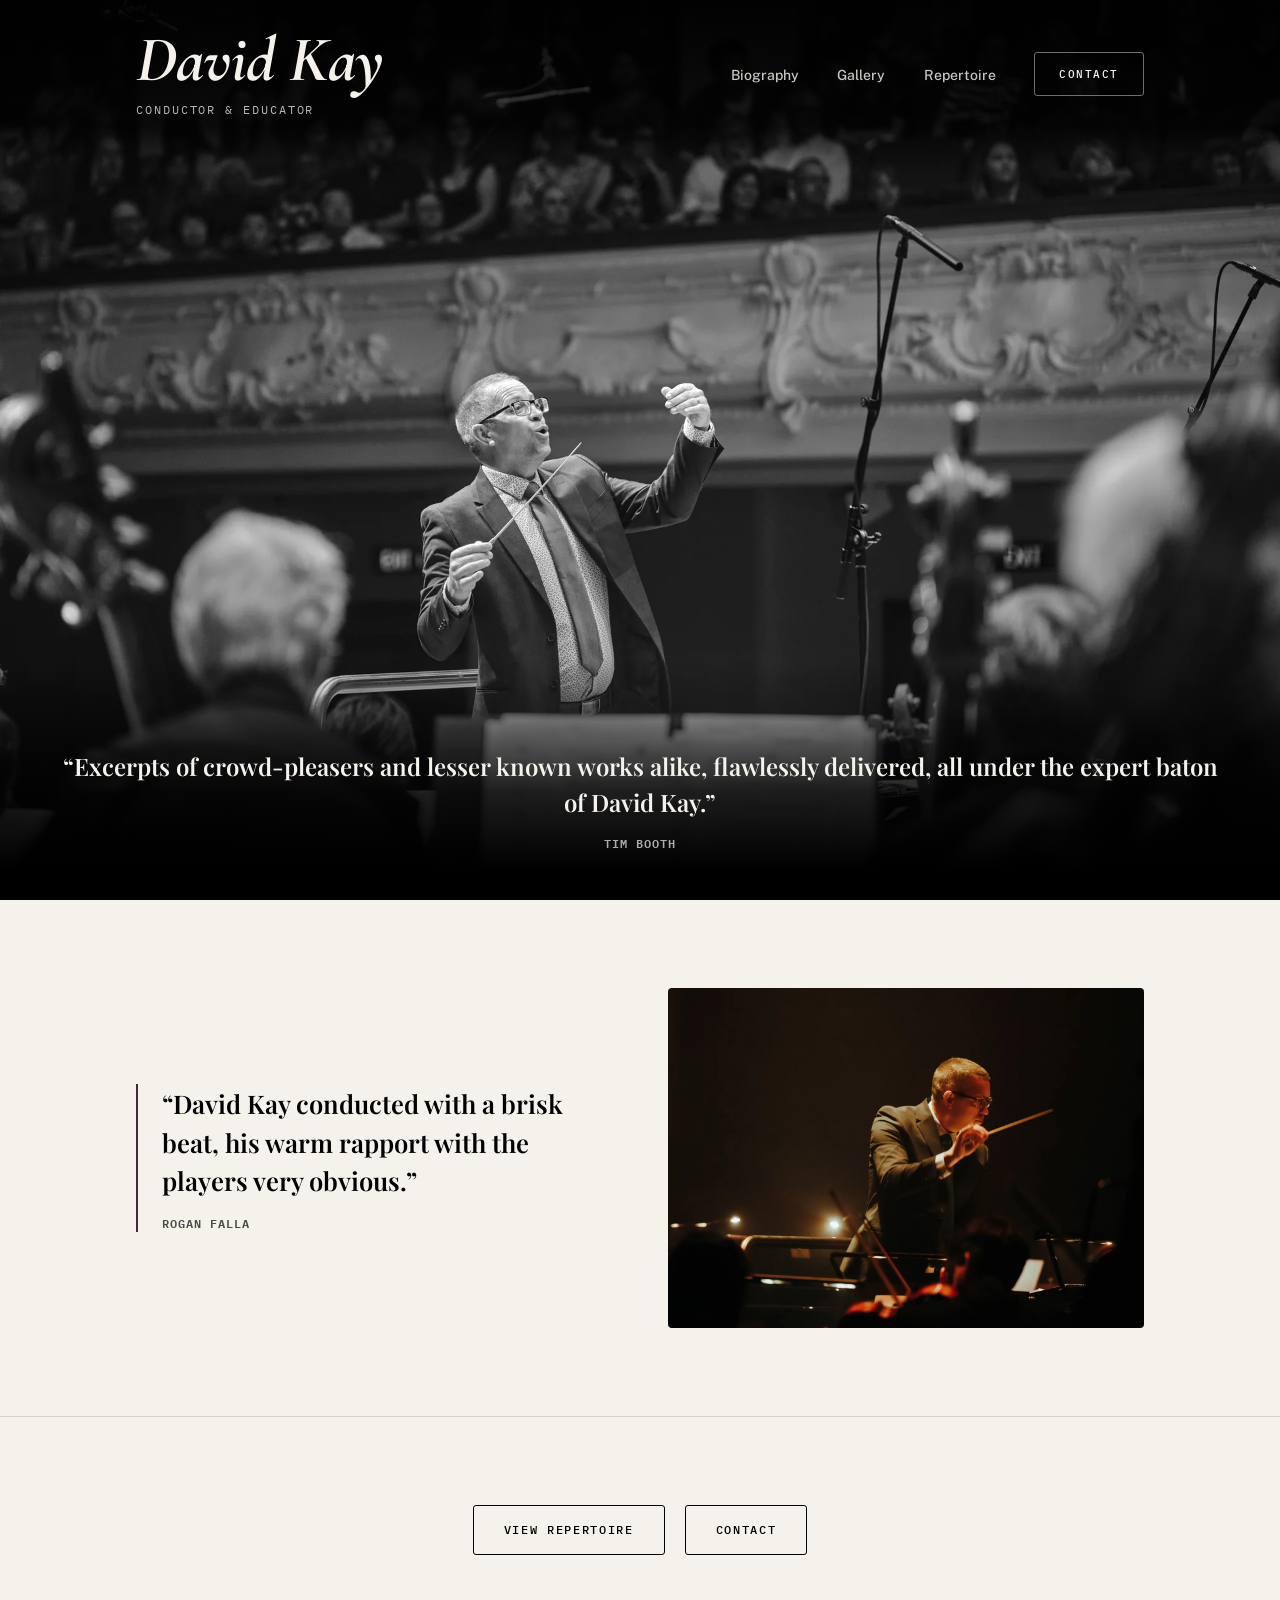
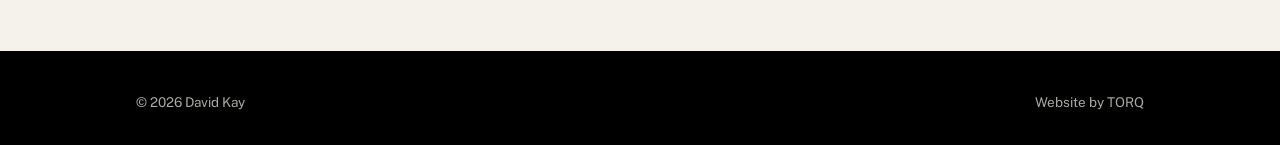
<file: index.html>
<!DOCTYPE html>
<html lang="en">
<head>
<meta charset="UTF-8">
<meta name="viewport" content="width=device-width, initial-scale=1">
<title>David Kay — Conductor &amp; Educator</title>
<link rel="icon" href="favicon.ico" sizes="any">
<link rel="apple-touch-icon" href="apple-touch-icon.png">
<meta name="description" content="David Kay is an Auckland-based conductor, musician and educator, regularly appearing with New Zealand's major orchestras.">
<link rel="preconnect" href="https://fonts.googleapis.com">
<link rel="preconnect" href="https://fonts.gstatic.com" crossorigin>
<link rel="stylesheet" href="https://fonts.googleapis.com/css2?family=Cormorant+Garamond:wght@600;700&family=Playfair+Display:wght@600&family=Public+Sans:wght@400;500;600&family=IBM+Plex+Mono:wght@400&display=swap">
<link rel="stylesheet" href="styles.css">
<script type="application/ld+json">
{
  "@context": "https://schema.org",
  "@type": "Person",
  "name": "David Kay",
  "url": "https://[domain]",
  "jobTitle": "Conductor",
  "description": "David Kay is an Auckland-based conductor, musician and educator, regularly appearing with New Zealand's major orchestras.",
  "email": "mailto:david@davidkay.nz",
  "address": {
    "@type": "PostalAddress",
    "addressLocality": "Auckland",
    "addressCountry": "NZ"
  }
}
</script>
</head>
<body>

<header class="site-header site-header--home">
  <nav class="nav">
    <a href="index.html" class="brand-block">
      <h1 class="brand-name">David Kay</h1>
      <p class="brand-tagline"><span id="hero-role">Conductor &amp; Educator</span></p>
    </a>
    <button class="nav-toggle" aria-label="Toggle menu" aria-expanded="false">
      <span></span><span></span><span></span>
    </button>
    <ul class="nav-links">
      <li><a href="about.html">Biography</a></li>
      <li><a href="media.html">Gallery</a></li>
      <li><a href="repertoire.html">Repertoire</a></li>
      <li><a href="contact.html" class="btn btn-accent">Contact</a></li>
    </ul>
  </nav>
</header>

<main>
<div class="hero-wrap">
  <section class="hero" style="background-image:url('images/gallery/conducting-hero-full.webp');"></section>
  <blockquote class="hero-quote-band">
    &ldquo;<span id="hero-quote">Excerpts of crowd-pleasers and lesser known works alike, flawlessly delivered, all under the expert baton of David Kay.</span>&rdquo;
    <cite><span id="hero-quote-author">Tim Booth</span></cite>
  </blockquote>
</div>

<section class="testimonial">
  <div class="wrap testimonial-grid">
    <blockquote class="testimonial-quote">
      &ldquo;<span id="home-testimonial-quote">David Kay conducted with a brisk beat, his warm rapport with the players very obvious.</span>&rdquo;
      <cite><span id="home-testimonial-quote-author">Rogan Falla</span></cite>
    </blockquote>
    <div class="testimonial-image">
      <img class="slide-in-left" src="images/gallery/bic-runga-full.webp" alt="David Kay with Bic Runga" loading="lazy">
    </div>
  </div>
</section>

<section class="home-cta">
  <div class="wrap">
    <a href="repertoire.html" class="btn btn-outline btn-lg">View Repertoire</a>
    <a href="contact.html" class="btn btn-accent btn-lg">Contact</a>
  </div>
</section>
</main>

<footer class="site-footer">
  <div class="wrap footer-row">
    <span>&copy; <span id="copyright-year"></span> David Kay</span>
    <span><a href="https://torqweb.nz">Website by TORQ</a></span>
  </div>
</footer>

<script src="script.js"></script>
</body>
</html>
</file>
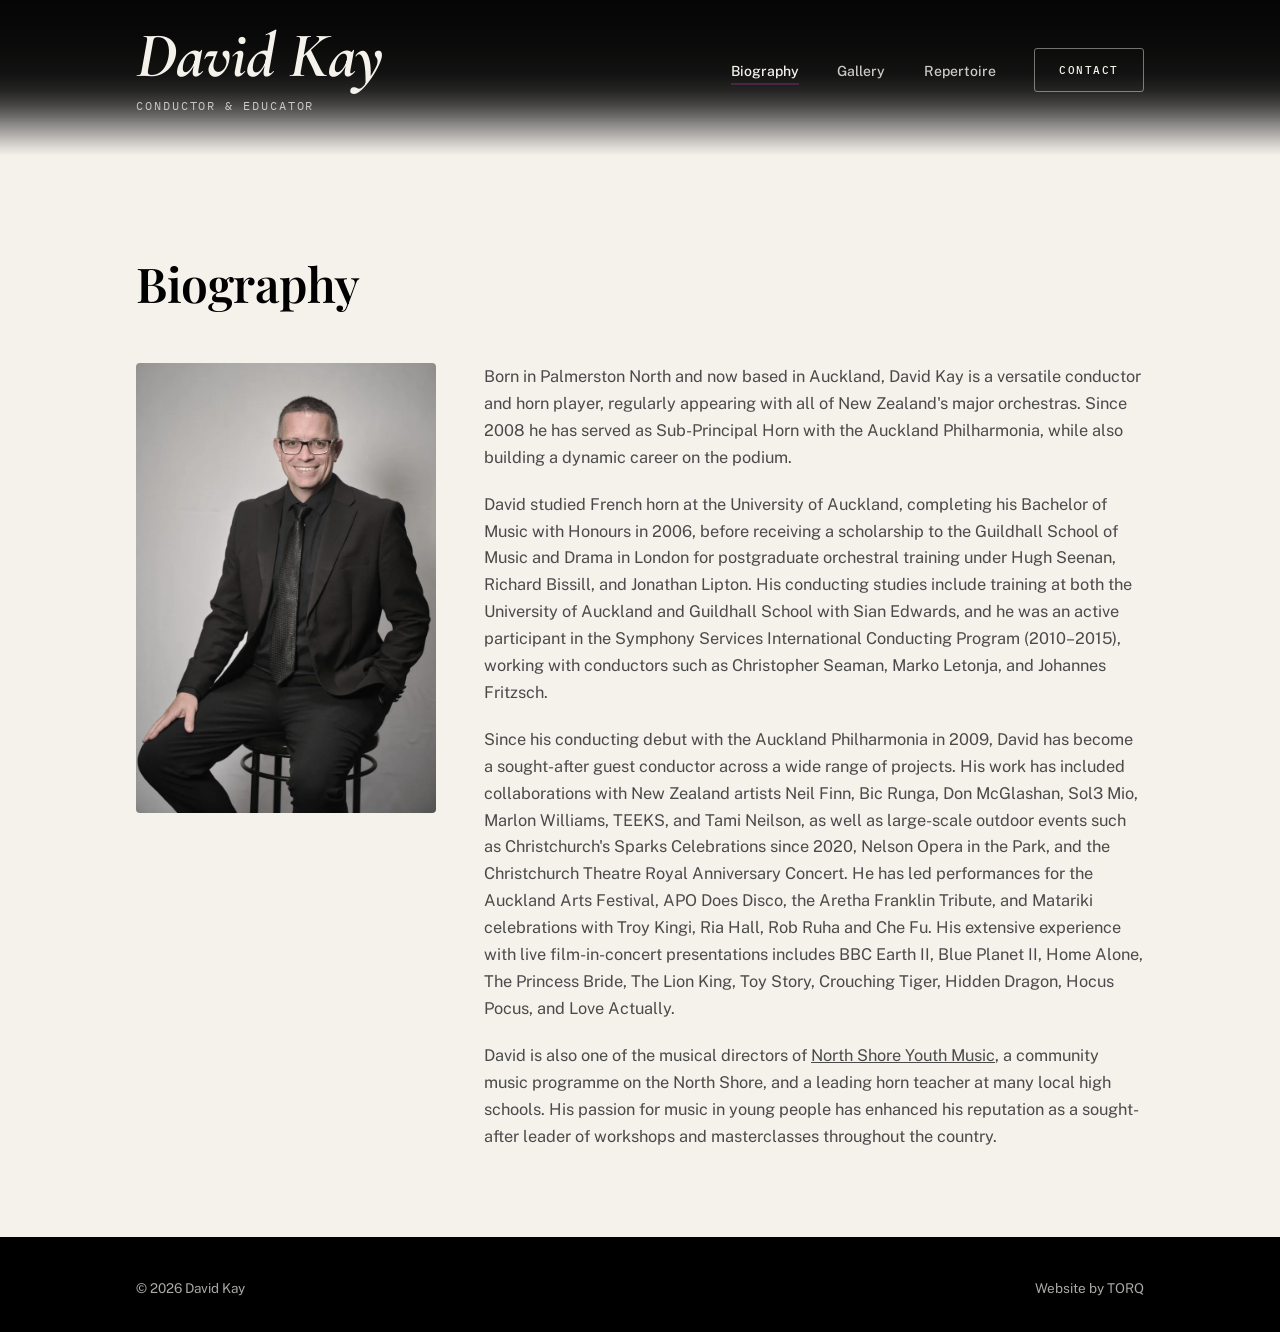
<file: about.html>
<!DOCTYPE html>
<html lang="en">
<head>
<meta charset="UTF-8">
<meta name="viewport" content="width=device-width, initial-scale=1">
<title>Biography — David Kay</title>
<link rel="icon" href="favicon.ico" sizes="any">
<link rel="apple-touch-icon" href="apple-touch-icon.png">
<meta name="description" content="Discover the versatile career of David Kay, a conductor, musician, and educator in Auckland, featuring collaborations, performances, and community initiatives.">
<link rel="preconnect" href="https://fonts.googleapis.com">
<link rel="preconnect" href="https://fonts.gstatic.com" crossorigin>
<link rel="stylesheet" href="https://fonts.googleapis.com/css2?family=Cormorant+Garamond:wght@600;700&family=Playfair+Display:wght@600&family=Public+Sans:wght@400;500;600&family=IBM+Plex+Mono:wght@400&display=swap">
<link rel="stylesheet" href="styles.css">
</head>
<body>

<header class="site-header">
  <nav class="nav">
    <a href="index.html" class="brand-block">
      <span class="brand-name">David Kay</span>
      <span class="brand-tagline">Conductor &amp; Educator</span>
    </a>
    <button class="nav-toggle" aria-label="Toggle menu" aria-expanded="false">
      <span></span><span></span><span></span>
    </button>
    <ul class="nav-links">
      <li><a href="about.html" aria-current="page">Biography</a></li>
      <li><a href="media.html">Gallery</a></li>
      <li><a href="repertoire.html">Repertoire</a></li>
      <li><a href="contact.html" class="btn btn-accent">Contact</a></li>
    </ul>
  </nav>
</header>

<main>
<section>
  <div class="wrap">
    <h1 class="page-title">Biography</h1>
    <div class="bio-grid">
      <img src="images/bio-headshot.webp" alt="David Kay">
      <div class="prose desc-edit" id="bio-text">
        <p>Born in Palmerston North and now based in Auckland, David Kay is a versatile conductor and horn player, regularly appearing with all of New Zealand's major orchestras. Since 2008 he has served as Sub-Principal Horn with the Auckland Philharmonia, while also building a dynamic career on the podium.</p>
        <p>David studied French horn at the University of Auckland, completing his Bachelor of Music with Honours in 2006, before receiving a scholarship to the Guildhall School of Music and Drama in London for postgraduate orchestral training under Hugh Seenan, Richard Bissill, and Jonathan Lipton. His conducting studies include training at both the University of Auckland and Guildhall School with Sian Edwards, and he was an active participant in the Symphony Services International Conducting Program (2010&ndash;2015), working with conductors such as Christopher Seaman, Marko Letonja, and Johannes Fritzsch.</p>
        <p>Since his conducting debut with the Auckland Philharmonia in 2009, David has become a sought-after guest conductor across a wide range of projects. His work has included collaborations with New Zealand artists Neil Finn, Bic Runga, Don McGlashan, Sol3 Mio, Marlon Williams, TEEKS, and Tami Neilson, as well as large-scale outdoor events such as Christchurch's Sparks Celebrations since 2020, Nelson Opera in the Park, and the Christchurch Theatre Royal Anniversary Concert. He has led performances for the Auckland Arts Festival, APO Does Disco, the Aretha Franklin Tribute, and Matariki celebrations with Troy Kingi, Ria Hall, Rob Ruha and Che Fu. His extensive experience with live film-in-concert presentations includes BBC Earth II, Blue Planet II, Home Alone, The Princess Bride, The Lion King, Toy Story, Crouching Tiger, Hidden Dragon, Hocus Pocus, and Love Actually.</p>
        <p>David is also one of the musical directors of <a href="https://www.nsym.org.nz">North Shore Youth Music</a>, a community music programme on the North Shore, and a leading horn teacher at many local high schools. His passion for music in young people has enhanced his reputation as a sought-after leader of workshops and masterclasses throughout the country.</p>
      </div>
    </div>
  </div>
</section>
</main>

<footer class="site-footer">
  <div class="wrap footer-row">
    <span>&copy; <span id="copyright-year"></span> David Kay</span>
    <span><a href="https://torqweb.nz">Website by TORQ</a></span>
  </div>
</footer>

<script src="script.js"></script>
</body>
</html>
</file>
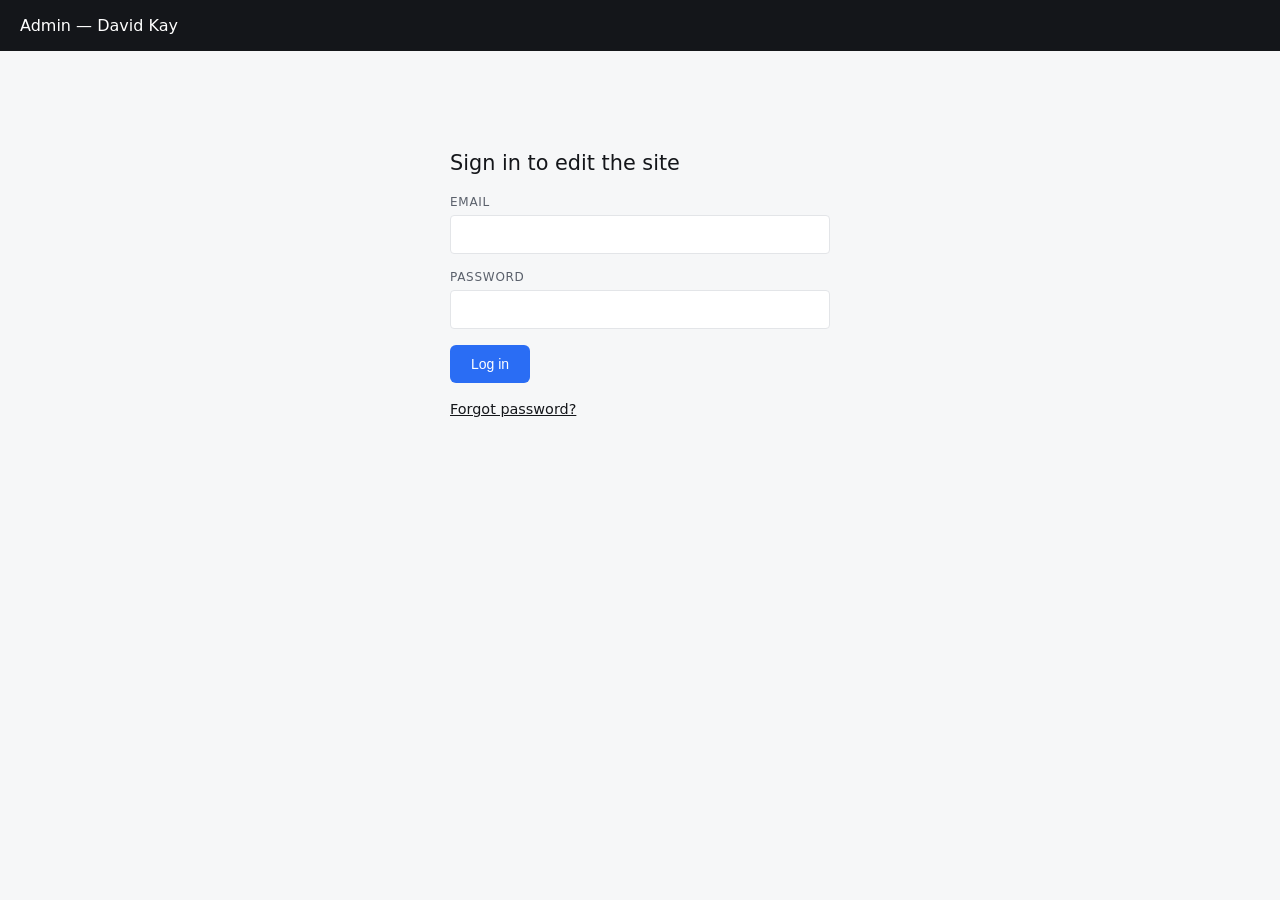
<file: admin.html>
<!DOCTYPE html>
<html lang="en">
<head>
<meta charset="UTF-8">
<meta name="viewport" content="width=device-width, initial-scale=1">
<title>Site Admin — David Kay</title>
<link rel="icon" href="favicon.ico" sizes="any">
<link rel="apple-touch-icon" href="apple-touch-icon.png">
<style>
  /* Deliberately self-contained, not reading the site's own design tokens —
     this is an internal tool, not a public page, so it doesn't need to
     match the brand. */
  body { margin: 0; font-family: system-ui, sans-serif; color: #14161a; background: #f6f7f8; }
  .admin-wrap { max-width: 760px; margin: 0 auto; padding: 40px 20px 80px; }
  .admin-header { background: #14161a; color: #fff; padding: 16px 20px; }
  .admin-card { background: #fff; border: 1px solid #e3e5e8; border-radius: 6px; padding: 24px; margin-bottom: 22px; }
  .admin-card h2 { font-size: 1.2rem; margin: 0 0 18px; }
  .field { margin-bottom: 16px; }
  .field label { display: block; font-size: 12px; text-transform: uppercase; letter-spacing: 0.06em; color: #5a606b; margin-bottom: 6px; }
  .field input[type=text], .field select, .field textarea {
    width: 100%; padding: 10px 12px; border: 1px solid #e3e5e8; border-radius: 4px;
    font-size: 15px; box-sizing: border-box; font-family: inherit;
  }
  .field textarea { min-height: 110px; resize: vertical; line-height: 1.5; }
  .field .hint { font-size: 11px; color: #5a606b; margin-top: 5px; }
  .photo-grid { display: grid; grid-template-columns: repeat(auto-fill, minmax(150px, 1fr)); gap: 18px; }
  .photo-field { text-align: center; }
  .photo-field .thumb { width: 100%; height: 100px; object-fit: cover; border-radius: 4px; border: 1px solid #e3e5e8; margin-bottom: 8px; display: block; background: #eee; }
  .photo-field label { display: block; font-size: 11px; color: #5a606b; margin-bottom: 6px; }
  .photo-field.changed .thumb { outline: 2px solid #2a6df4; }
  .btn { display: inline-block; padding: 10px 20px; border-radius: 6px; border: 1px solid transparent; cursor: pointer; font-size: 14px; }
  .btn-primary { background: #2a6df4; color: #fff; }
  .btn-outline { background: transparent; border-color: #e3e5e8; color: #14161a; }
  #save-bar { position: sticky; bottom: 0; background: #f6f7f8; border-top: 1px solid #e3e5e8; padding: 16px 0; margin-top: 20px; display: flex; align-items: center; gap: 16px; }
  #save-msg { font-size: 13px; color: #5a606b; }
  #login-gate { max-width: 380px; margin: 100px auto; padding: 0 20px; }
  #login-gate .field { margin-bottom: 16px; }
  #login-gate input { width: 100%; padding: 10px 12px; border: 1px solid #e3e5e8; border-radius: 4px; font-size: 15px; box-sizing: border-box; }
  #login-msg { font-size: 13px; margin-top: 12px; }
  #login-msg.error { color: #b3261e; }
  .hidden { display: none; }
</style>
</head>
<body>

<div class="admin-header">Admin — David Kay</div>

<div id="login-gate">
  <p style="font-size:1.3rem; margin-bottom:20px;">Sign in to edit the site</p>
  <form id="login-form">
    <div class="field"><label>Email</label><input type="email" id="login-email" required autocomplete="username"></div>
    <div class="field"><label>Password</label><input type="password" id="login-password" required autocomplete="current-password"></div>
    <button type="submit" class="btn btn-primary">Log in</button>
    <div id="login-msg"></div>
  </form>
  <p style="margin-top:18px; font-size:0.9rem;">
    <a href="#" id="forgot-link" style="color:inherit; text-decoration:underline;">Forgot password?</a>
  </p>
  <div id="forgot-msg" style="font-size:13px; color:#5a606b;"></div>
</div>

<div id="invite-gate" class="hidden">
  <p style="font-size:1.3rem; margin-bottom:8px;">Set your password</p>
  <p style="color:#5a606b; font-size:0.9rem; margin-top:0; margin-bottom:20px;">This is the first time you've opened this link — choose a password, and you'll use it to log in here from now on.</p>
  <form id="invite-form">
    <div class="field"><label>New password</label><input type="password" id="invite-password" required autocomplete="new-password" minlength="8"></div>
    <div class="field"><label>Confirm password</label><input type="password" id="invite-password-confirm" required autocomplete="new-password" minlength="8"></div>
    <button type="submit" class="btn btn-primary">Set password &amp; log in</button>
    <div id="invite-msg"></div>
  </form>
</div>

<div id="admin-app" class="admin-wrap hidden">
  <div style="display:flex; justify-content:space-between; align-items:center; margin-bottom:24px;">
    <p style="font-size:1.3rem; margin:0;">Edit site content</p>
    <button class="btn btn-outline" id="logout-btn">Log out</button>
  </div>
  <p id="load-msg" style="color:#5a606b;">Loading current content&hellip;</p>

  <form id="edit-form" class="hidden">

    <div class="admin-card">
      <h2>Homepage hero</h2>
      <div class="field">
        <label>Role line (under the name)</label>
        <input type="text" data-file="index.html" data-id="hero-role">
      </div>
      <div class="field">
        <label>Quote</label>
        <input type="text" data-file="index.html" data-id="hero-quote">
        <div class="hint">The curly quotation marks around it are added automatically — just the words in between.</div>
      </div>
      <div class="field">
        <label>Quote attributed to</label>
        <input type="text" data-file="index.html" data-id="hero-quote-author">
      </div>
      <div class="field">
        <label>Testimonial quote (below the fold)</label>
        <input type="text" data-file="index.html" data-id="home-testimonial-quote">
      </div>
      <div class="field">
        <label>Testimonial quote attributed to</label>
        <input type="text" data-file="index.html" data-id="home-testimonial-quote-author">
      </div>
    </div>

    <div class="admin-card">
      <h2>Biography</h2>
      <div class="field">
        <label>Biography text</label>
        <textarea data-file="about.html" data-id="bio-text" data-type="desc"></textarea>
        <div class="hint">Leave a blank line between paragraphs. Any links (like North Shore Youth Music) appear as raw HTML here — leave that untouched unless you mean to change the link itself.</div>
      </div>
    </div>

    <div class="admin-card">
      <h2>Contact details</h2>
      <div class="field">
        <label>Email address</label>
        <input type="text" data-file="contact.html" data-id="contact-email" data-type="email">
      </div>
      <div class="field">
        <label>Phone number</label>
        <input type="text" data-file="contact.html" data-id="contact-phone" data-type="phone">
      </div>
      <div class="field">
        <label>Location</label>
        <input type="text" data-file="contact.html" data-id="contact-location">
      </div>
    </div>

    <div class="admin-card">
      <h2>Repertoire</h2>
      <p style="color:#5a606b; font-size:0.9rem; margin-top:-10px; margin-bottom:20px;">
        One line per year: <code>YEAR: performance, performance, performance</code> — separate
        multiple performances in the same year with a <strong>|</strong> pipe character (not a
        comma, since some performance names already contain commas). Add a new line for a new
        year, or delete a line to remove one — they're automatically re-sorted newest-first when
        you save. To add a whole new category (a 5th card), ask Carl.
      </p>
      <div class="field">
        <label>Category 1 — title</label>
        <input type="text" data-file="repertoire.html" data-id="rep-nz-artists-title">
      </div>
      <div class="field">
        <label>Category 1 — performances</label>
        <textarea data-file="repertoire.html" data-id="nz-artists" data-type="rep-list"></textarea>
      </div>
      <div class="field">
        <label>Category 2 — title</label>
        <input type="text" data-file="repertoire.html" data-id="rep-movies-title">
      </div>
      <div class="field">
        <label>Category 2 — performances</label>
        <textarea data-file="repertoire.html" data-id="movies" data-type="rep-list"></textarea>
      </div>
      <div class="field">
        <label>Category 3 — title</label>
        <input type="text" data-file="repertoire.html" data-id="rep-large-scale-title">
      </div>
      <div class="field">
        <label>Category 3 — performances</label>
        <textarea data-file="repertoire.html" data-id="large-scale" data-type="rep-list"></textarea>
      </div>
      <div class="field">
        <label>Category 4 — title</label>
        <input type="text" data-file="repertoire.html" data-id="rep-community-title">
      </div>
      <div class="field">
        <label>Category 4 — performances</label>
        <textarea data-file="repertoire.html" data-id="community" data-type="rep-list"></textarea>
      </div>
    </div>

    <div class="admin-card">
      <h2>Photos</h2>
      <p style="color:#5a606b; font-size:0.9rem; margin-top:-10px; margin-bottom:20px;">
        Pick a new photo to replace any of these — it swaps out the current one at the same
        filename, so nothing else on the page needs to change. Best results: similar shape/
        orientation to what's there now. Three of these (marked below) are also photos in the
        Gallery grid further down — updating one updates both places.
      </p>
      <div class="photo-grid photo-grid-inputs">
        <div class="photo-field">
          <label>Homepage banner<br><small>(also Gallery: Christmas Cheer, conducting)</small></label>
          <img class="thumb" src="images/gallery/conducting-hero-full.webp">
          <input type="file" accept="image/*" data-paths="images/gallery/conducting-hero-full.webp,images/gallery/christmas-cheer-2026-c-thumb.webp">
        </div>
        <div class="photo-field">
          <label>Biography photo</label>
          <img class="thumb" src="images/bio-headshot.webp">
          <input type="file" accept="image/*" data-paths="images/bio-headshot.webp">
        </div>
        <div class="photo-field">
          <label>Homepage testimonial photo<br><small>(also Gallery: with Bic Runga)</small></label>
          <img class="thumb" src="images/gallery/bic-runga-full.webp">
          <input type="file" accept="image/*" data-paths="images/gallery/bic-runga-full.webp,images/gallery/bic-runga-thumb.webp">
        </div>
        <div class="photo-field">
          <label>Contact photo<br><small>(also Gallery: Discovery 2025)</small></label>
          <img class="thumb" src="images/gallery/discovery-2025-full.webp">
          <input type="file" accept="image/*" data-paths="images/gallery/discovery-2025-full.webp,images/gallery/discovery-2025-thumb.webp">
        </div>
      </div>
    </div>

    <div class="admin-card">
      <h2>Gallery photos</h2>
      <p style="color:#5a606b; font-size:0.9rem; margin-top:-10px; margin-bottom:20px;">
        Pick a new photo to replace any tile on the Gallery page. Each upload updates both the
        grid thumbnail and the larger version shown when a visitor clicks it, so there's just
        the one photo to choose per tile. Reordering tiles or adding/removing one needs Carl.
      </p>
      <div class="photo-grid photo-grid-inputs">
        <div class="photo-field">
          <label>APO — Connecting 2020</label>
          <img class="thumb" src="images/gallery/apo-connecting-2020-thumb.webp">
          <input type="file" accept="image/*" data-paths="images/gallery/apo-connecting-2020-thumb.webp,images/gallery/apo-connecting-2020-full.webp">
        </div>
        <div class="photo-field">
          <label>APO Does Disco</label>
          <img class="thumb" src="images/gallery/apo-does-disco-thumb.webp">
          <input type="file" accept="image/*" data-paths="images/gallery/apo-does-disco-thumb.webp,images/gallery/apo-does-disco-full.webp">
        </div>
        <div class="photo-field">
          <label>With Bic Runga<br><small>(also Homepage testimonial)</small></label>
          <img class="thumb" src="images/gallery/bic-runga-thumb.webp">
          <input type="file" accept="image/*" data-paths="images/gallery/bic-runga-thumb.webp,images/gallery/bic-runga-full.webp">
        </div>
        <div class="photo-field">
          <label>Big Play In</label>
          <img class="thumb" src="images/gallery/big-play-in-thumb.webp">
          <input type="file" accept="image/*" data-paths="images/gallery/big-play-in-thumb.webp,images/gallery/big-play-in-full.webp">
        </div>
        <div class="photo-field">
          <label>Discovery 2024 (i)</label>
          <img class="thumb" src="images/gallery/discovery-2024-a-thumb.webp">
          <input type="file" accept="image/*" data-paths="images/gallery/discovery-2024-a-thumb.webp,images/gallery/discovery-2024-a-full.webp">
        </div>
        <div class="photo-field">
          <label>Conducting (i)</label>
          <img class="thumb" src="images/gallery/conducting-1-thumb.webp">
          <input type="file" accept="image/*" data-paths="images/gallery/conducting-1-thumb.webp,images/gallery/conducting-1-full.webp">
        </div>
        <div class="photo-field">
          <label>Discovery 2024 (ii)</label>
          <img class="thumb" src="images/gallery/discovery-2024-b-thumb.webp">
          <input type="file" accept="image/*" data-paths="images/gallery/discovery-2024-b-thumb.webp,images/gallery/discovery-2024-b-full.webp">
        </div>
        <div class="photo-field">
          <label>Conducting (ii)</label>
          <img class="thumb" src="images/gallery/conducting-2-thumb.webp">
          <input type="file" accept="image/*" data-paths="images/gallery/conducting-2-thumb.webp,images/gallery/conducting-2-full.webp">
        </div>
        <div class="photo-field">
          <label>Discovery 2025<br><small>(also Contact photo)</small></label>
          <img class="thumb" src="images/gallery/discovery-2025-thumb.webp">
          <input type="file" accept="image/*" data-paths="images/gallery/discovery-2025-thumb.webp,images/gallery/discovery-2025-full.webp">
        </div>
        <div class="photo-field">
          <label>Winter Gala 2023</label>
          <img class="thumb" src="images/gallery/winter-gala-2023-thumb.webp">
          <input type="file" accept="image/*" data-paths="images/gallery/winter-gala-2023-thumb.webp,images/gallery/winter-gala-2023-full.webp">
        </div>
        <div class="photo-field">
          <label>Portrait</label>
          <img class="thumb" src="images/gallery/portrait-thumb.webp">
          <input type="file" accept="image/*" data-paths="images/gallery/portrait-thumb.webp,images/gallery/portrait-full.webp">
        </div>
        <div class="photo-field">
          <label>Headshot</label>
          <img class="thumb" src="images/gallery/headshot-thumb.webp">
          <input type="file" accept="image/*" data-paths="images/gallery/headshot-thumb.webp,images/gallery/headshot-full.webp">
        </div>
        <div class="photo-field">
          <label>Waiata Anthems 2026</label>
          <img class="thumb" src="images/gallery/waiata-anthems-2026-thumb.webp">
          <input type="file" accept="image/*" data-paths="images/gallery/waiata-anthems-2026-thumb.webp,images/gallery/waiata-anthems-2026-full.webp">
        </div>
        <div class="photo-field">
          <label>Christmas Cheer 2026 (i)</label>
          <img class="thumb" src="images/gallery/christmas-cheer-2026-a-thumb.webp">
          <input type="file" accept="image/*" data-paths="images/gallery/christmas-cheer-2026-a-thumb.webp,images/gallery/christmas-cheer-2026-a-full.webp">
        </div>
        <div class="photo-field">
          <label>Christmas Cheer 2026 (ii)</label>
          <img class="thumb" src="images/gallery/christmas-cheer-2026-b-thumb.webp">
          <input type="file" accept="image/*" data-paths="images/gallery/christmas-cheer-2026-b-thumb.webp,images/gallery/christmas-cheer-2026-b-full.webp">
        </div>
      </div>
    </div>

    <div id="save-bar">
      <button type="submit" class="btn btn-primary">Save changes</button>
      <span id="save-msg"></span>
    </div>
  </form>
</div>

<script>
// Content reads/writes go through our own Netlify Function
// (netlify/functions/github-content.js), which holds the real GitHub
// token as a server-side environment variable — the browser never sees
// it. Earlier approaches (Netlify's Git Gateway, then embedding the token
// directly in this page) both failed: Git Gateway hit a platform-level
// restriction, and GitHub's own secret-scanning auto-revoked the embedded
// token within moments of it being committed.
const API_ROOT = "/.netlify/functions/github-content?path=";
// List every page this panel edits fields in.
const FILES = ["index.html", "about.html", "contact.html", "repertoire.html"];
let fileCache = {}; // filename -> { content, sha }

// ---- Direct Identity API auth (no widget) ----
// Requires Netlify Identity enabled on this site (Site configuration >
// Identity > Enable), with registration set to Invite only, and the site
// owner inviting each real user by email from that same panel.
const SESSION_KEY = 'admin_session';

function getSession() {
  const raw = localStorage.getItem(SESSION_KEY);
  return raw ? JSON.parse(raw) : null;
}
function saveTokenResponse(data) {
  const expires_at = Date.now() + (data.expires_in * 1000) - 60000; // refresh 1 min early
  localStorage.setItem(SESSION_KEY, JSON.stringify({
    access_token: data.access_token,
    refresh_token: data.refresh_token,
    expires_at
  }));
}
function clearSession() { localStorage.removeItem(SESSION_KEY); }

async function ensureValidToken() {
  const session = getSession();
  if (!session) return null;
  if (Date.now() < session.expires_at) return session.access_token;
  const res = await fetch('/.netlify/identity/token', {
    method: 'POST',
    headers: { 'Content-Type': 'application/x-www-form-urlencoded' },
    body: new URLSearchParams({ grant_type: 'refresh_token', refresh_token: session.refresh_token })
  });
  if (!res.ok) { clearSession(); return null; }
  const data = await res.json();
  saveTokenResponse(data);
  return data.access_token;
}

function showApp() {
  document.getElementById('login-gate').classList.add('hidden');
  document.getElementById('admin-app').classList.remove('hidden');
  init();
}

document.getElementById('login-form').addEventListener('submit', async (e) => {
  e.preventDefault();
  const msg = document.getElementById('login-msg');
  msg.className = '';
  msg.textContent = 'Logging in…';
  const email = document.getElementById('login-email').value;
  const password = document.getElementById('login-password').value;
  try {
    const res = await fetch('/.netlify/identity/token', {
      method: 'POST',
      headers: { 'Content-Type': 'application/x-www-form-urlencoded' },
      body: new URLSearchParams({ grant_type: 'password', username: email, password: password })
    });
    if (!res.ok) {
      const err = await res.json().catch(() => ({}));
      throw new Error(err.error_description || err.msg || ('Login failed (' + res.status + ')'));
    }
    const data = await res.json();
    saveTokenResponse(data);
    msg.textContent = '';
    showApp();
  } catch (err) {
    msg.textContent = err.message;
    msg.className = 'error';
  }
});

// "Forgot password?" — asks Netlify Identity to email a recovery link. The
// link lands on the site root with #recovery_token=, script.js forwards it
// here, and the invite/recovery handler below lets the person set a new one.
document.getElementById('forgot-link').addEventListener('click', async (e) => {
  e.preventDefault();
  const out = document.getElementById('forgot-msg');
  const email = document.getElementById('login-email').value.trim();
  if (!email) { out.textContent = 'Type your email address above first, then click "Forgot password?" again.'; return; }
  out.textContent = 'Sending…';
  try {
    await fetch('/.netlify/identity/recover', {
      method: 'POST',
      headers: { 'Content-Type': 'application/json' },
      body: JSON.stringify({ email })
    });
  } catch (err) { /* same message either way; don't reveal which emails exist */ }
  out.textContent = 'If that email has an account, a reset link is on its way. Check your spam folder too.';
});

document.getElementById('logout-btn').addEventListener('click', () => {
  clearSession();
  location.reload();
});

// ---- Invite / password-recovery links ----
// Netlify's invite and "forgot password" emails link here with
// #invite_token=... or #recovery_token=... in the URL — both mean "this
// person doesn't have a password yet, let them set one" rather than "log
// in with an existing one". Without this, clicking the invite link just
// lands on the ordinary login form with no way to set a first password.
(function () {
  const params = new URLSearchParams(location.hash.replace(/^#/, ''));
  const inviteToken = params.get('invite_token');
  const recoveryToken = params.get('recovery_token');
  const token = inviteToken || recoveryToken;
  if (!token) return;
  const type = inviteToken ? 'signup' : 'recovery'; // GoTrue verifies an invite as a "signup" confirmation, not "invite"

  history.replaceState(null, '', location.pathname); // token is single-use; don't leave it sitting in the URL
  document.getElementById('login-gate').classList.add('hidden');
  document.getElementById('invite-gate').classList.remove('hidden');

  document.getElementById('invite-form').addEventListener('submit', async (e) => {
    e.preventDefault();
    const msg = document.getElementById('invite-msg');
    const password = document.getElementById('invite-password').value;
    const confirm = document.getElementById('invite-password-confirm').value;
    if (password !== confirm) {
      msg.textContent = "Passwords don't match.";
      msg.className = 'error';
      return;
    }
    msg.className = '';
    msg.textContent = 'Setting password…';
    try {
      const res = await fetch('/.netlify/identity/verify', {
        method: 'POST',
        headers: { 'Content-Type': 'application/json' },
        body: JSON.stringify({ type, token, password })
      });
      if (!res.ok) {
        const err = await res.json().catch(() => ({}));
        throw new Error(err.error_description || err.msg || ('Failed (' + res.status + ')'));
      }
      const data = await res.json();
      // GoTrue only applies `password` on /verify for invite (signup)
      // confirmations. For a "forgot password" recovery token it just logs
      // the user in and silently ignores the password, so the person gets in
      // once and then can't log back in. Always set the password explicitly
      // with the fresh access token so both flows really save it.
      const setRes = await fetch('/.netlify/identity/user', {
        method: 'PUT',
        headers: { 'Content-Type': 'application/json', Authorization: 'Bearer ' + data.access_token },
        body: JSON.stringify({ password })
      });
      if (!setRes.ok) {
        const err = await setRes.json().catch(() => ({}));
        throw new Error(err.error_description || err.msg || ('Could not save password (' + setRes.status + ')'));
      }
      saveTokenResponse(data);
      msg.textContent = '';
      document.getElementById('invite-gate').classList.add('hidden');
      showApp();
    } catch (err) {
      msg.textContent = err.message + ' — if this keeps happening, use "Forgot password?" on the login page for a fresh link, or email hello@torqweb.nz.';
      msg.className = 'error';
    }
  });
})();

// If already logged in from a previous visit, skip straight to the app
if (getSession()) showApp();

// Every call to the GitHub proxy carries the Identity access token — the
// function rejects anything without a valid one, so the login is enforced
// server-side, not just by hiding this page.
async function apiFetch(path, opts = {}) {
  const token = await ensureValidToken();
  if (!token) { clearSession(); location.reload(); throw new Error("Session expired — please log in again"); }
  const headers = Object.assign({}, opts.headers, { Authorization: "Bearer " + token });
  return fetch(API_ROOT + path, Object.assign({}, opts, { headers }));
}

async function loadFile(name) {
  const res = await apiFetch(name);
  if (!res.ok) throw new Error("Failed to load " + name + " (" + res.status + ")");
  const data = await res.json();
  // atob() alone treats each decoded byte as its own character, which mangles
  // any multi-byte UTF-8 character (em dashes, curly quotes, names with
  // accents) — not just on save, but silently, in every field in the file,
  // even ones nobody touched. TextDecoder does the byte->text conversion
  // properly.
  const binary = atob(data.content.replace(/\n/g, ""));
  const bytes = Uint8Array.from(binary, c => c.charCodeAt(0));
  const content = new TextDecoder("utf-8").decode(bytes);
  fileCache[name] = { content, sha: data.sha };
}

function getFieldValue(content, id) {
  // For simple <span id="...">TEXT</span> fields
  const simple = new RegExp('id="' + id + '">([\\s\\S]*?)</span>', 'i');
  const m = content.match(simple);
  return m ? m[1] : null;
}

function getDescValue(content, id) {
  // <div class="desc-edit" id="ID"> <p>...</p> <p>...</p> </div>
  const re = new RegExp('<div class="[^"]*desc-edit[^"]*" id="' + id + '">([\\s\\S]*?)</div>', 'i');
  const m = content.match(re);
  if (!m) return null;
  const paras = m[1].trim().split(/<\/p>\s*<p>/i).map(p =>
    p.replace(/^\s*<p>/i, '').replace(/<\/p>\s*$/i, '').trim()
  );
  return paras.join('\n\n');
}

function setDescValue(content, id, text) {
  const paras = text.split(/\n\s*\n/).map(p => p.trim()).filter(Boolean);
  const inner = '\n        ' + paras.map(p => '<p>' + p + '</p>').join('\n        ') + '\n      ';
  const re = new RegExp('(<div class="[^"]*desc-edit[^"]*" id="' + id + '">)([\\s\\S]*?)(</div>)', 'i');
  return content.replace(re, (m, a, b, c) => a + inner + c);
}

function getRepListValue(content, id) {
  // <!-- rep:ID:start --> ...repeated <div class="rep-year">...</div>... <!-- rep:ID:end -->
  // Converted to one "YEAR: item | item | item" line per year for the textarea.
  const re = new RegExp('<!-- rep:' + id + ':start -->([\\s\\S]*?)<!-- rep:' + id + ':end -->', 'i');
  const m = content.match(re);
  if (!m) return null;
  const yearRe = /<div class="rep-year"><span class="y">([^<]*)<\/span><div class="items">([\s\S]*?)<\/div><\/div>/gi;
  const lines = [];
  let ym;
  while ((ym = yearRe.exec(m[1])) !== null) {
    const year = ym[1].trim();
    const items = ym[2].split(/<br\s*\/?>/i).map(s => s.trim()).filter(Boolean);
    lines.push(year + ': ' + items.join(' | '));
  }
  return lines.join('\n');
}

function setRepListValue(content, id, text) {
  const parsed = text.split('\n').map(l => l.trim()).filter(Boolean).map(line => {
    const idx = line.indexOf(':');
    const year = (idx === -1 ? line : line.slice(0, idx)).trim();
    const items = (idx === -1 ? '' : line.slice(idx + 1)).split('|').map(s => s.trim()).filter(Boolean);
    return { year, items };
  }).filter(p => p.year && p.items.length);
  // Newest year first, regardless of the order typed/pasted in.
  parsed.sort((a, b) => parseInt(b.year, 10) - parseInt(a.year, 10));
  const inner = parsed.map(p =>
    '        <div class="rep-year"><span class="y">' + p.year + '</span><div class="items">' + p.items.join('<br>') + '</div></div>'
  ).join('\n');
  const re = new RegExp('(<!-- rep:' + id + ':start -->)([\\s\\S]*?)(<!-- rep:' + id + ':end -->)', 'i');
  return content.replace(re, (m, a, b, c) => a + '\n' + inner + '\n        ' + c);
}

function getLinkValue(content, id) {
  // <a href="HREF" id="ID">TEXT</a>
  const re = new RegExp('<a href="([^"]*)"[^>]*\\sid="' + id + '"[^>]*>([^<]*)</a>', 'i');
  const m = content.match(re);
  return m ? { href: m[1], text: m[2] } : null;
}

function setLinkValue(content, id, href, text) {
  const re = new RegExp('(<a href=")[^"]*("[^>]*\\sid="' + id + '"[^>]*>)[^<]*(</a>)', 'i');
  return content.replace(re, (m, a, b, c) => a + href + b + text + c);
}

function populateForm() {
  document.querySelectorAll('[data-id]').forEach(el => {
    const file = el.dataset.file;
    const id = el.dataset.id;
    const type = el.dataset.type;
    const content = fileCache[file].content;
    if (type === "desc") {
      const v = getDescValue(content, id);
      if (v !== null) el.value = v;
    } else if (type === "rep-list") {
      const v = getRepListValue(content, id);
      if (v !== null) el.value = v;
    } else if (type === "email" || type === "phone") {
      const v = getLinkValue(content, id);
      if (v) el.value = v.text;
    } else {
      const v = getFieldValue(content, id);
      if (v !== null) el.value = v;
    }
  });
}

function applyEdits() {
  const edited = {};
  FILES.forEach(f => edited[f] = fileCache[f].content);

  // simple text fields
  document.querySelectorAll('input[type=text]:not([data-type])').forEach(el => {
    const file = el.dataset.file, id = el.dataset.id;
    const re = new RegExp('(id="' + id + '">)([\\s\\S]*?)(</span>)', 'i');
    edited[file] = edited[file].replace(re, (m, a, b, c) => a + el.value + c);
  });

  // description textareas
  document.querySelectorAll('textarea[data-type="desc"]').forEach(el => {
    const file = el.dataset.file, id = el.dataset.id;
    edited[file] = setDescValue(edited[file], id, el.value);
  });

  // repertoire year lists
  document.querySelectorAll('textarea[data-type="rep-list"]').forEach(el => {
    const file = el.dataset.file, id = el.dataset.id;
    edited[file] = setRepListValue(edited[file], id, el.value);
  });

  // email field: one input controls both mailto: href and displayed text
  document.querySelectorAll('input[data-type="email"]').forEach(el => {
    const file = el.dataset.file, id = el.dataset.id;
    const value = el.value.trim();
    edited[file] = setLinkValue(edited[file], id, "mailto:" + value, value);
  });

  // phone field: one input controls both tel: href (digits only, keeping a leading +) and displayed text
  document.querySelectorAll('input[data-type="phone"]').forEach(el => {
    const file = el.dataset.file, id = el.dataset.id;
    const value = el.value.trim();
    edited[file] = setLinkValue(edited[file], id, "tel:" + value.replace(/[^\d+]/g, ''), value);
  });

  return edited;
}

async function saveFile(name, content, sha) {
  const res = await apiFetch(name, {
    method: "PUT",
    headers: { "Content-Type": "application/json" },
    body: JSON.stringify({
      message: "Update " + name + " via admin panel",
      content: btoa(unescape(encodeURIComponent(content))),
      sha: sha
    })
  });
  if (!res.ok) throw new Error("Failed to save " + name + " (" + res.status + ")");
}

document.getElementById('edit-form').addEventListener('submit', async (e) => {
  e.preventDefault();
  const msg = document.getElementById('save-msg');
  msg.textContent = "Saving…";
  try {
    const edited = applyEdits();
    for (const file of FILES) {
      if (edited[file] !== fileCache[file].content) {
        await saveFile(file, edited[file], fileCache[file].sha);
      }
    }
    const photoPaths = Object.keys(pendingPhotos);
    for (const path of photoPaths) {
      await savePhoto(path, pendingPhotos[path].dataUrl);
      delete pendingPhotos[path];
    }
    document.querySelectorAll('.photo-field.changed').forEach(f => f.classList.remove('changed'));
    msg.textContent = "Saved! Live in about 10–30 seconds.";
    await init(); // refresh cache/sha for further edits
  } catch (err) {
    msg.textContent = "Error: " + err.message;
  }
});

async function init() {
  const loadMsg = document.getElementById('load-msg');
  loadMsg.textContent = "Loading current content…";
  loadMsg.classList.remove('hidden');
  try {
    for (const f of FILES) await loadFile(f);
    populateForm();
    loadMsg.classList.add('hidden');
    document.getElementById('edit-form').classList.remove('hidden');
  } catch (err) {
    loadMsg.textContent = "Couldn't load content: " + err.message + " — try logging out and back in.";
  }
}

// ---- Photo uploads ----
const pendingPhotos = {}; // path -> { file, dataUrl }

document.querySelectorAll('.photo-grid-inputs input[type=file]').forEach(input => {
  input.addEventListener('change', () => {
    const file = input.files[0];
    if (!file) return;
    const paths = input.dataset.paths.split(',').map(p => p.trim());
    const reader = new FileReader();
    reader.onload = () => {
      paths.forEach(path => { pendingPhotos[path] = { file, dataUrl: reader.result }; });
      const field = input.closest('.photo-field');
      field.querySelector('.thumb').src = reader.result;
      field.classList.add('changed');
    };
    reader.readAsDataURL(file);
  });
});

async function savePhoto(path, dataUrl) {
  const base64 = dataUrl.split(',')[1];
  // Need the current sha to update an existing file
  const getRes = await apiFetch(path);
  const sha = getRes.ok ? (await getRes.json()).sha : undefined;
  const body = { message: "Update " + path + " via admin panel", content: base64 };
  if (sha) body.sha = sha;
  const res = await apiFetch(path, {
    method: "PUT",
    headers: { "Content-Type": "application/json" },
    body: JSON.stringify(body)
  });
  if (!res.ok) throw new Error("Failed to save " + path + " (" + res.status + ")");
}
</script>
</body>
</html>
</file>
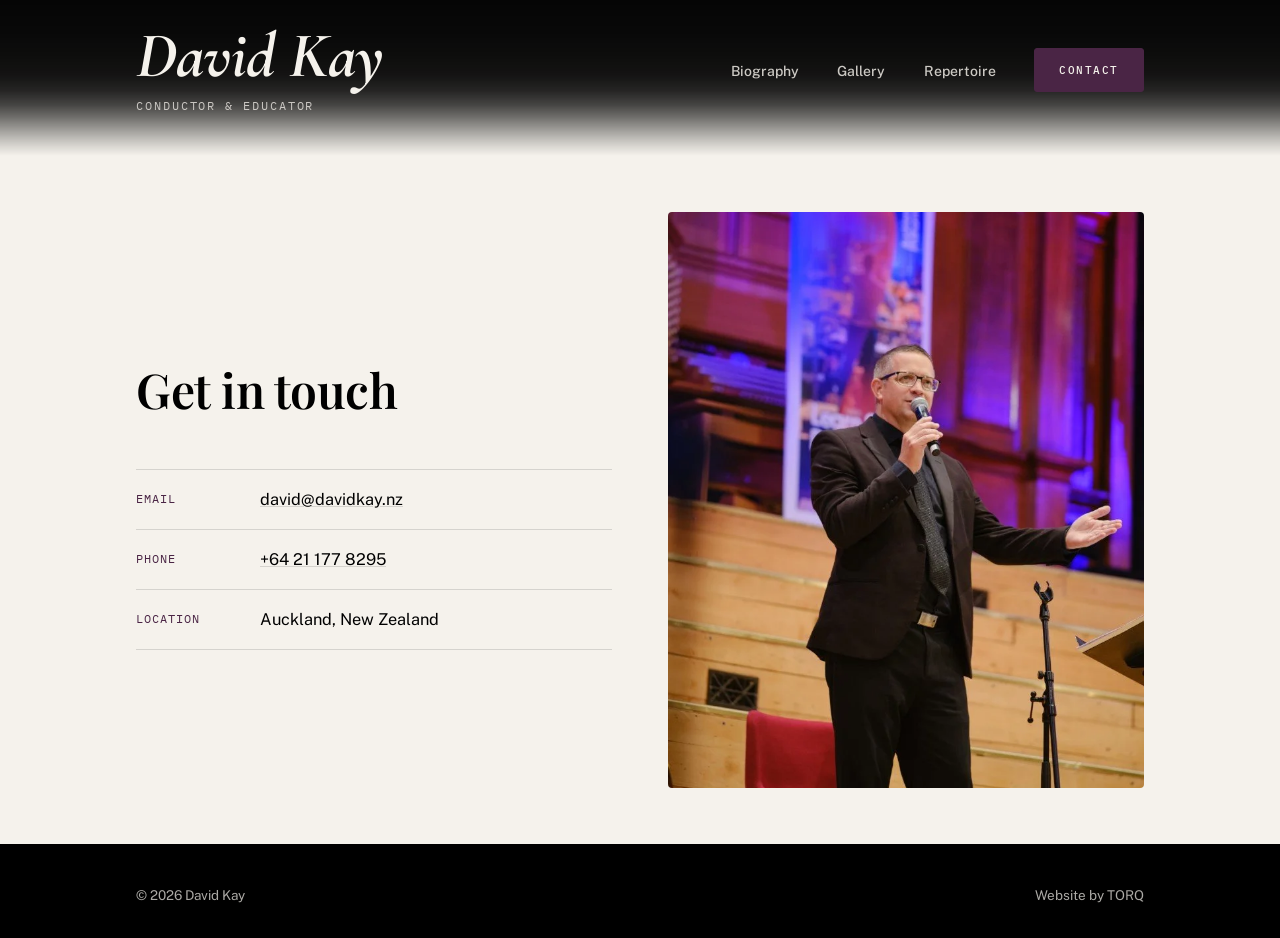
<file: contact.html>
<!DOCTYPE html>
<html lang="en">
<head>
<meta charset="UTF-8">
<meta name="viewport" content="width=device-width, initial-scale=1">
<title>Contact — David Kay</title>
<link rel="icon" href="favicon.ico" sizes="any">
<link rel="apple-touch-icon" href="apple-touch-icon.png">
<meta name="description" content="Contact David Kay, a conductor, musician, and educator based in Auckland, New Zealand.">
<link rel="preconnect" href="https://fonts.googleapis.com">
<link rel="preconnect" href="https://fonts.gstatic.com" crossorigin>
<link rel="stylesheet" href="https://fonts.googleapis.com/css2?family=Cormorant+Garamond:wght@600;700&family=Playfair+Display:wght@600&family=Public+Sans:wght@400;500;600&family=IBM+Plex+Mono:wght@400&display=swap">
<link rel="stylesheet" href="styles.css">
</head>
<body>

<header class="site-header">
  <nav class="nav">
    <a href="index.html" class="brand-block">
      <span class="brand-name">David Kay</span>
      <span class="brand-tagline">Conductor &amp; Educator</span>
    </a>
    <button class="nav-toggle" aria-label="Toggle menu" aria-expanded="false">
      <span></span><span></span><span></span>
    </button>
    <ul class="nav-links">
      <li><a href="about.html">Biography</a></li>
      <li><a href="media.html">Gallery</a></li>
      <li><a href="repertoire.html">Repertoire</a></li>
      <li><a href="contact.html" class="btn btn-accent" aria-current="page">Contact</a></li>
    </ul>
  </nav>
</header>

<main>
<section class="section-tight">
  <div class="wrap contact-grid">
    <div>
      <h1 class="page-title">Get in touch</h1>
      <ul class="detail-list">
        <li><span class="k">Email</span><span><a href="mailto:david@davidkay.nz" id="contact-email">david@davidkay.nz</a></span></li>
        <li><span class="k">Phone</span><span><a href="tel:+64211778295" id="contact-phone">+64 21 177 8295</a></span></li>
        <li><span class="k">Location</span><span id="contact-location">Auckland, New Zealand</span></li>
      </ul>
    </div>
    <div class="contact-photo">
      <img src="images/gallery/discovery-2025-full.webp" alt="David Kay conducting Discovery 2025" loading="lazy">
    </div>
  </div>
</section>
</main>

<footer class="site-footer">
  <div class="wrap footer-row">
    <span>&copy; <span id="copyright-year"></span> David Kay</span>
    <span><a href="https://torqweb.nz">Website by TORQ</a></span>
  </div>
</footer>

<script src="script.js"></script>
</body>
</html>
</file>
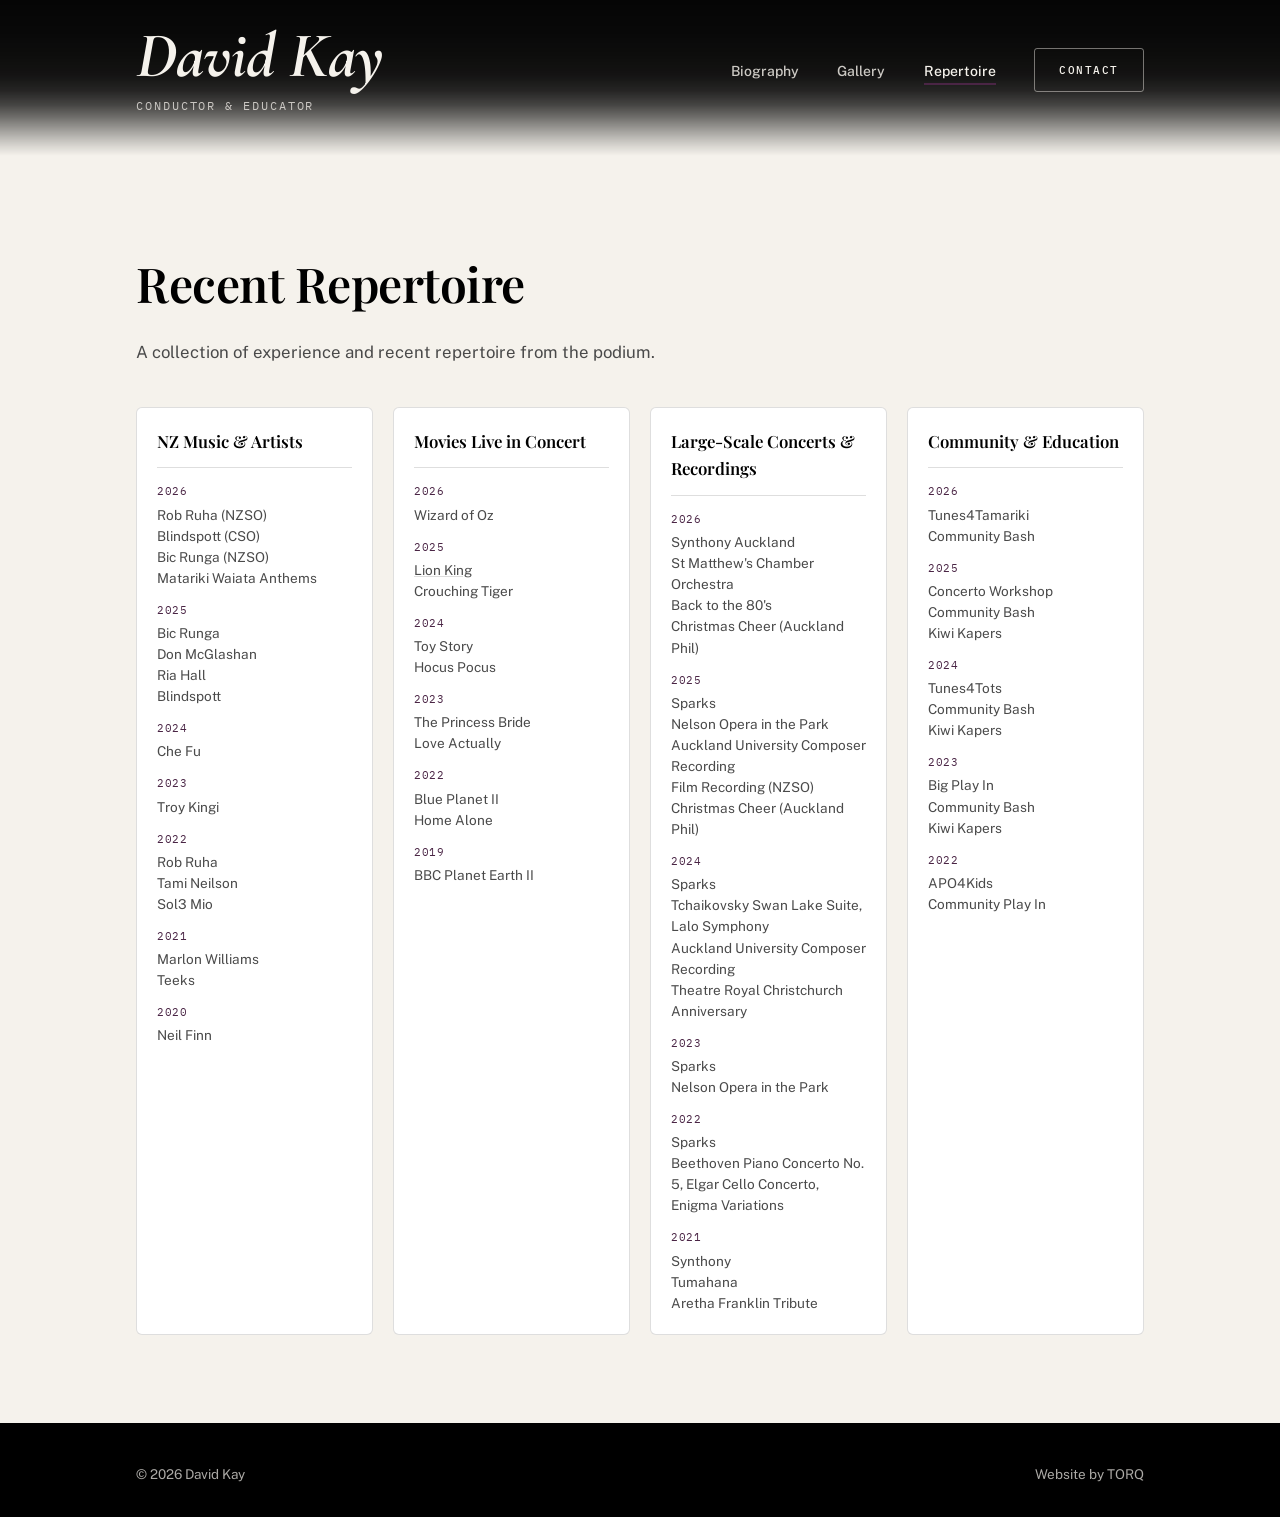
<file: repertoire.html>
<!DOCTYPE html>
<html lang="en">
<head>
<meta charset="UTF-8">
<meta name="viewport" content="width=device-width, initial-scale=1">
<title>Repertoire — David Kay</title>
<link rel="icon" href="favicon.ico" sizes="any">
<link rel="apple-touch-icon" href="apple-touch-icon.png">
<meta name="description" content="A collection of experience and recent repertoire from the podium — NZ artists, film in concert, large-scale concerts and community projects.">
<link rel="preconnect" href="https://fonts.googleapis.com">
<link rel="preconnect" href="https://fonts.gstatic.com" crossorigin>
<link rel="stylesheet" href="https://fonts.googleapis.com/css2?family=Cormorant+Garamond:wght@600;700&family=Playfair+Display:wght@600&family=Public+Sans:wght@400;500;600&family=IBM+Plex+Mono:wght@400&display=swap">
<link rel="stylesheet" href="styles.css">
</head>
<body>

<header class="site-header">
  <nav class="nav">
    <a href="index.html" class="brand-block">
      <span class="brand-name">David Kay</span>
      <span class="brand-tagline">Conductor &amp; Educator</span>
    </a>
    <button class="nav-toggle" aria-label="Toggle menu" aria-expanded="false">
      <span></span><span></span><span></span>
    </button>
    <ul class="nav-links">
      <li><a href="about.html">Biography</a></li>
      <li><a href="media.html">Gallery</a></li>
      <li><a href="repertoire.html" aria-current="page">Repertoire</a></li>
      <li><a href="contact.html" class="btn btn-accent">Contact</a></li>
    </ul>
  </nav>
</header>

<main>
<section>
  <div class="wrap">
    <h1 class="page-title">Recent Repertoire</h1>
    <p class="page-subtitle">A collection of experience and recent repertoire from the podium.</p>
    <div class="rep-grid">

      <div class="rep-card">
        <h2><span id="rep-nz-artists-title">NZ Music &amp; Artists</span></h2>
        <!-- rep:nz-artists:start -->
        <div class="rep-year"><span class="y">2026</span><div class="items">Rob Ruha (NZSO)<br>Blindspott (CSO)<br>Bic Runga (NZSO)<br>Matariki Waiata Anthems</div></div>
        <div class="rep-year"><span class="y">2025</span><div class="items">Bic Runga<br>Don McGlashan<br>Ria Hall<br>Blindspott</div></div>
        <div class="rep-year"><span class="y">2024</span><div class="items">Che Fu</div></div>
        <div class="rep-year"><span class="y">2023</span><div class="items">Troy Kingi</div></div>
        <div class="rep-year"><span class="y">2022</span><div class="items">Rob Ruha<br>Tami Neilson<br>Sol3 Mio</div></div>
        <div class="rep-year"><span class="y">2021</span><div class="items">Marlon Williams<br>Teeks</div></div>
        <div class="rep-year"><span class="y">2020</span><div class="items">Neil Finn</div></div>
        <!-- rep:nz-artists:end -->
      </div>

      <div class="rep-card">
        <h2><span id="rep-movies-title">Movies Live in Concert</span></h2>
        <!-- rep:movies:start -->
        <div class="rep-year"><span class="y">2026</span><div class="items">Wizard of Oz</div></div>
        <div class="rep-year"><span class="y">2025</span><div class="items"><a href="https://www.rnz.co.nz/life/music/conducting-live-film-orchestras-with-david-kay">Lion King</a><br>Crouching Tiger</div></div>
        <div class="rep-year"><span class="y">2024</span><div class="items">Toy Story<br>Hocus Pocus</div></div>
        <div class="rep-year"><span class="y">2023</span><div class="items">The Princess Bride<br>Love Actually</div></div>
        <div class="rep-year"><span class="y">2022</span><div class="items">Blue Planet II<br>Home Alone</div></div>
        <div class="rep-year"><span class="y">2019</span><div class="items">BBC Planet Earth II</div></div>
        <!-- rep:movies:end -->
      </div>

      <div class="rep-card">
        <h2><span id="rep-large-scale-title">Large-Scale Concerts &amp; Recordings</span></h2>
        <!-- rep:large-scale:start -->
        <div class="rep-year"><span class="y">2026</span><div class="items">Synthony Auckland<br>St Matthew's Chamber Orchestra<br>Back to the 80's<br>Christmas Cheer (Auckland Phil)</div></div>
        <div class="rep-year"><span class="y">2025</span><div class="items">Sparks<br>Nelson Opera in the Park<br>Auckland University Composer Recording<br>Film Recording (NZSO)<br>Christmas Cheer (Auckland Phil)</div></div>
        <div class="rep-year"><span class="y">2024</span><div class="items">Sparks<br>Tchaikovsky Swan Lake Suite, Lalo Symphony<br>Auckland University Composer Recording<br>Theatre Royal Christchurch Anniversary</div></div>
        <div class="rep-year"><span class="y">2023</span><div class="items">Sparks<br>Nelson Opera in the Park</div></div>
        <div class="rep-year"><span class="y">2022</span><div class="items">Sparks<br>Beethoven Piano Concerto No. 5, Elgar Cello Concerto, Enigma Variations</div></div>
        <div class="rep-year"><span class="y">2021</span><div class="items">Synthony<br>Tumahana<br>Aretha Franklin Tribute</div></div>
        <!-- rep:large-scale:end -->
      </div>

      <div class="rep-card">
        <h2><span id="rep-community-title">Community &amp; Education</span></h2>
        <!-- rep:community:start -->
        <div class="rep-year"><span class="y">2026</span><div class="items">Tunes4Tamariki<br>Community Bash</div></div>
        <div class="rep-year"><span class="y">2025</span><div class="items">Concerto Workshop<br>Community Bash<br>Kiwi Kapers</div></div>
        <div class="rep-year"><span class="y">2024</span><div class="items">Tunes4Tots<br>Community Bash<br>Kiwi Kapers</div></div>
        <div class="rep-year"><span class="y">2023</span><div class="items">Big Play In<br>Community Bash<br>Kiwi Kapers</div></div>
        <div class="rep-year"><span class="y">2022</span><div class="items">APO4Kids<br>Community Play In</div></div>
        <!-- rep:community:end -->
      </div>

    </div>
  </div>
</section>
</main>

<footer class="site-footer">
  <div class="wrap footer-row">
    <span>&copy; <span id="copyright-year"></span> David Kay</span>
    <span><a href="https://torqweb.nz">Website by TORQ</a></span>
  </div>
</footer>

<script src="script.js"></script>
</body>
</html>
</file>
<file: styles.css>
:root {
  --ink: #000000;
  --ink-soft: #4A4A4A;
  --cream: #F5F2EC;
  --accent: #4A2545;
  --line: rgba(0, 0, 0, 0.13);
  --line-on-ink: rgba(245, 242, 236, 0.2);

  --display: 'Playfair Display', Georgia, serif;
  --brand: 'Cormorant Garamond', 'Playfair Display', Georgia, serif;
  --body: 'Public Sans', -apple-system, sans-serif;
  --mono: 'IBM Plex Mono', ui-monospace, monospace;

  --max: 1120px;
}

* { box-sizing: border-box; }
html { scroll-behavior: smooth; }
@media (prefers-reduced-motion: reduce) {
  html { scroll-behavior: auto; }
  * { animation-duration: 0.01ms !important; transition-duration: 0.01ms !important; }
}

body {
  margin: 0;
  background: var(--cream);
  color: var(--ink);
  font-family: var(--body);
  font-size: 17px;
  line-height: 1.65;
  -webkit-font-smoothing: antialiased;
}
a { color: inherit; }
img { max-width: 100%; display: block; }

.wrap { max-width: var(--max); margin: 0 auto; padding: 0 clamp(20px, 5vw, 56px); }

/* Header / nav — big name treatment, shared by every page */
.site-header {
  position: sticky; top: 0; z-index: 20;
  background: linear-gradient(180deg,
    rgba(0,0,0,0.98) 0%, rgba(0,0,0,0.97) 20%, rgba(0,0,0,0.95) 35%,
    rgba(0,0,0,0.92) 48%, rgba(0,0,0,0.85) 58%, rgba(0,0,0,0.72) 67%,
    rgba(0,0,0,0.55) 75%, rgba(0,0,0,0.38) 82%, rgba(0,0,0,0.24) 88%,
    rgba(0,0,0,0.13) 93%, rgba(0,0,0,0.05) 97%, rgba(0,0,0,0) 100%);
  padding-bottom: 40px;
}
.nav {
  display: flex; align-items: center; justify-content: space-between;
  padding: 24px clamp(20px, 5vw, 56px) 0;
  max-width: var(--max); margin: 0 auto;
}
.brand-block { text-decoration: none; display: block; }
.brand-name {
  font-family: var(--brand); font-weight: 700; font-style: italic; color: var(--cream);
  font-size: clamp(2.4rem, 5vw, 4rem); letter-spacing: -0.01em; line-height: 1;
  display: block; margin: 0;
}
.brand-tagline {
  font-family: var(--mono); font-size: 12px; letter-spacing: 0.16em; text-transform: uppercase;
  color: rgba(245,242,236,0.75); display: block; margin: 8px 0 0;
}
.nav-links { display: flex; gap: clamp(20px, 3vw, 40px); list-style: none; margin: 0; padding: 0; align-items: center; }
.nav-links a:not(.btn) {
  text-decoration: none; font-size: 14px; font-weight: 500; color: rgba(245,242,236,0.82);
  position: relative; padding: 4px 0;
}
.nav-links a:not(.btn):hover, .nav-links a:not(.btn)[aria-current="page"] { color: var(--cream); }
.nav-links a:not(.btn)[aria-current="page"]::after {
  content: ""; position: absolute; left: 0; right: 0; bottom: -2px; height: 2px; background: var(--accent);
}
/* Every button on the site is this same framed, uppercase mono label —
   the header Contact link's treatment, applied everywhere a button
   appears, not just in the nav. */
.btn {
  font-family: var(--mono); font-weight: 500; font-size: 11px; letter-spacing: 0.14em;
  text-transform: uppercase; text-decoration: none; background: transparent;
  padding: 12px 24px; border-radius: 3px; border: 1px solid var(--ink); color: var(--ink);
  display: inline-block; transition: background 0.2s ease, color 0.2s ease, border-color 0.2s ease;
}
.btn-accent:hover, .btn-accent[aria-current="page"] {
  background: var(--accent); border-color: var(--accent); color: var(--cream);
}

/* Header Contact link: same framed label, adapted for the black nav
   background — cream border/text instead of ink. */
.nav-links .btn-accent {
  border-color: rgba(245,242,236,0.45); color: var(--cream);
}
.nav-links .btn-accent:hover, .nav-links .btn-accent[aria-current="page"] {
  background: var(--accent); border-color: var(--accent); color: var(--cream);
}

.nav-toggle { display: none; background: none; border: none; cursor: pointer; padding: 6px; }
.nav-toggle span { display: block; width: 22px; height: 2px; background: var(--cream); margin: 5px 0; }
@media (max-width: 780px) {
  .nav-toggle { display: block; }
  .nav-links {
    position: fixed; inset: 96px 0 auto 0; background: var(--cream);
    flex-direction: column; align-items: flex-start;
    padding: 20px clamp(20px, 5vw, 56px) 28px; border-bottom: 1px solid var(--line);
    display: none; gap: 18px;
  }
  .nav-links.open { display: flex; }
  .nav-links.open a:not(.btn) { color: var(--ink-soft); }
  .nav-links.open a:not(.btn):hover, .nav-links.open a:not(.btn)[aria-current="page"] { color: var(--ink); }
}

/* Homepage header only: absolute-positioned, blends into the hero photo below */
.site-header--home {
  position: absolute; top: 0; left: 0; right: 0; z-index: 10;
  background: linear-gradient(180deg, rgba(0,0,0,0.95) 0%, rgba(0,0,0,0.75) 75%, rgba(0,0,0,0) 100%);
  padding-bottom: 0;
}
.site-header--home .nav { padding-top: 28px; padding-bottom: 48px; }
@media (max-width: 780px) {
  .site-header--home .nav { padding-bottom: 20px; }
}

/* In-content page title (replaces the old page-hero banner) */
.page-title {
  font-family: var(--display); font-weight: 600; color: var(--ink);
  font-size: clamp(2rem, 4.5vw, 3rem); letter-spacing: -0.01em; margin: 0 0 40px;
}
.page-subtitle { color: var(--ink-soft); margin: -24px 0 40px; font-size: 1.05rem; max-width: 56ch; }

/* Hero: full-bleed photo, with a quote band across the bottom.
   .hero-wrap is the positioning context for the desktop overlay; on
   mobile the quote band is a plain sibling that flows below the photo
   instead of overlaying it, so the image always stays fully visible. */
.hero-wrap { position: relative; }
.hero {
  background-color: #000; background-size: cover; background-position: 75% 18%; background-repeat: no-repeat;
  min-height: 100vh; min-height: 100dvh;
}
@media (max-width: 780px) {
  .hero { min-height: 0; height: 55vh; height: 55dvh; }
}
.hero-quote-band {
  position: absolute; left: 0; right: 0; bottom: 0; z-index: 2;
  background: linear-gradient(0deg,
    rgba(0,0,0,1) 0%, rgba(0,0,0,1) 12%, rgba(0,0,0,0.85) 45%,
    rgba(0,0,0,0.6) 65%, rgba(0,0,0,0) 100%);
  padding: 88px clamp(20px, 5vw, 56px) 48px; margin: 0; text-align: center;
}
@media (max-width: 780px) {
  .hero-quote-band {
    position: static; background: #000;
    padding: 28px clamp(20px, 5vw, 56px) 36px;
  }
}
.hero-quote-band {
  font-family: var(--display); font-weight: 600; color: var(--cream);
  font-size: clamp(1.1rem, 2.2vw, 1.5rem); line-height: 1.5;
}
.hero-quote-band cite {
  display: block; font-family: var(--mono); font-style: normal; font-size: 12px;
  letter-spacing: 0.08em; text-transform: uppercase; color: rgba(245,242,236,0.7); margin-top: 14px;
}

/* Testimonial (below the fold) */
.testimonial-grid { display: grid; grid-template-columns: 1fr 1fr; gap: 56px; align-items: center; }
.testimonial-quote {
  font-family: var(--display); font-weight: 600; font-size: clamp(1.2rem, 2.4vw, 1.6rem);
  line-height: 1.5; color: var(--ink); margin: 0;
  border-left: 2px solid var(--accent); padding-left: 24px;
}
.testimonial-quote cite {
  display: block; font-family: var(--mono); font-style: normal; font-size: 12px;
  letter-spacing: 0.08em; text-transform: uppercase; color: var(--ink-soft); margin-top: 14px;
}
.testimonial-image img { width: 100%; border-radius: 4px; display: block; }
.slide-in-left { opacity: 0; transform: translateX(-64px); transition: opacity 0.7s ease, transform 0.7s ease; }
.slide-in-left.is-visible { opacity: 1; transform: translateX(0); }
@media (max-width: 860px) {
  .testimonial-grid { grid-template-columns: 1fr; gap: 32px; }
  .testimonial-image { order: -1; }
}

/* Contact: details beside the photo, whole section kept above the fold */
.section-tight { padding: clamp(32px, 5vw, 56px) 0; }
.contact-grid { display: grid; grid-template-columns: 1fr 1fr; gap: 56px; align-items: center; }
.contact-photo img {
  width: 100%; height: clamp(320px, 64vh, 640px); object-fit: cover; object-position: center 55%;
  border-radius: 4px; display: block;
}
@media (max-width: 860px) {
  .contact-grid { grid-template-columns: 1fr; gap: 32px; }
  .contact-photo img { height: clamp(300px, 54vh, 540px); }
}

/* Sections */
section { padding: clamp(52px, 8vw, 88px) 0; }
section + section { border-top: 1px solid var(--line); }
.section-head { margin-bottom: 40px; max-width: 62ch; }
.section-head h2 {
  font-family: var(--display); font-weight: 600; font-size: clamp(1.7rem, 3.3vw, 2.4rem);
  margin: 14px 0 0; letter-spacing: -0.01em;
}
.section-head p { color: var(--ink-soft); margin-top: 12px; font-size: 1.05rem; }
.prose { max-width: 70ch; }
.prose p { margin: 0 0 20px; color: var(--ink-soft); font-size: 1.02rem; }
.prose p:last-child { margin-bottom: 0; }

/* Bio layout */
.bio-grid { display: grid; grid-template-columns: 300px 1fr; gap: 48px; align-items: start; }
@media (max-width: 780px) { .bio-grid { grid-template-columns: 1fr; } }
.bio-grid img { border-radius: 4px; width: 100%; }

/* Photo grid (Media page) */
.grid-photos { display: grid; grid-template-columns: repeat(3, 1fr); gap: 12px; }
.photo-tile {
  position: relative; display: block; overflow: hidden; border: 0; padding: 0; margin: 0;
  background: none; border-radius: 3px; cursor: pointer; width: 100%;
  opacity: 0; transform: translateY(28px); transition: opacity 0.6s ease, transform 0.6s ease, box-shadow 0.2s ease;
}
.photo-tile.is-visible { opacity: 1; transform: translateY(0); }
.photo-tile img { width: 100%; height: 260px; object-fit: cover; object-position: center 25%; border-radius: 3px; display: block; transition: transform 0.4s ease; }
.photo-tile:hover img, .photo-tile:focus-visible img { transform: scale(1.06); }
.photo-tile:focus-visible { outline: 2px solid var(--accent); outline-offset: 2px; }
@media (max-width: 860px) {
  .grid-photos { grid-template-columns: repeat(2, 1fr); }
  .photo-tile img { height: 200px; }
}
.photo-credit { font-family: var(--mono); font-size: 12px; color: var(--ink-soft); margin-top: 18px; }
.photo-credit a { text-decoration: underline; }

/* Lightbox (Media page) */
.lightbox {
  display: none;
  position: fixed; inset: 0; z-index: 1000;
  background: rgba(20, 26, 38, 0.94);
  align-items: center; justify-content: center;
  padding: 40px;
}
.lightbox.open { display: flex; flex-direction: column; }
.lightbox-img { max-width: 90vw; max-height: 78vh; width: auto; height: auto; object-fit: contain; border-radius: 3px; box-shadow: 0 20px 60px rgba(0,0,0,0.5); }
.lightbox-caption { color: var(--cream); font-family: var(--mono); font-size: 13px; text-align: center; margin: 16px 0 0; }
.lightbox-close, .lightbox-nav {
  position: absolute; background: none; border: 0; color: var(--cream);
  cursor: pointer; line-height: 1; transition: color 0.2s ease;
}
.lightbox-close:hover, .lightbox-nav:hover { color: var(--accent); }
.lightbox-close { top: 20px; right: 24px; font-size: 36px; }
.lightbox-nav { top: 50%; transform: translateY(-50%); font-size: 48px; padding: 8px 14px; }
.lightbox-prev { left: 8px; }
.lightbox-next { right: 8px; }
@media (max-width: 640px) {
  .lightbox { padding: 20px; }
  .lightbox-nav { font-size: 36px; }
  .lightbox-close { top: 10px; right: 14px; }
}

/* Repertoire */
.rep-grid { display: grid; grid-template-columns: repeat(auto-fit, minmax(260px, 1fr)); gap: 32px; }
.rep-card { background: #fff; border: 1px solid var(--line); border-radius: 6px; padding: 28px; }
.rep-card h2 {
  font-family: var(--display); font-weight: 600; font-size: 1.25rem; margin: 0 0 18px;
  padding-bottom: 14px; border-bottom: 1px solid var(--line);
}
.rep-year { margin-bottom: 14px; }
.rep-year:last-child { margin-bottom: 0; }
.rep-year .y {
  font-family: var(--mono); font-size: 12px; color: var(--accent); letter-spacing: 0.05em; display: block; margin-bottom: 4px;
}
.rep-year .items { font-size: 0.95rem; color: var(--ink-soft); line-height: 1.7; }
.rep-year .items a { text-decoration: underline; text-decoration-color: var(--line); }
.rep-year .items a:hover { color: var(--ink); }

@media (min-width: 1024px) {
  .rep-grid { grid-template-columns: repeat(4, 1fr); gap: 20px; }
  .rep-card { padding: 20px; }
  .rep-card h2 { font-size: 1.05rem; margin-bottom: 14px; padding-bottom: 12px; }
  .rep-year { margin-bottom: 12px; }
  .rep-year .y { font-size: 11px; }
  .rep-year .items { font-size: 0.85rem; line-height: 1.55; }
}

.btn-outline:hover, .btn-outline[aria-current="page"] { background: var(--ink); border-color: var(--ink); color: var(--cream); }

/* Homepage: closing CTA pair, below the fold */
.home-cta .wrap { display: flex; justify-content: center; gap: 20px; flex-wrap: wrap; }

/* Contact */
.btn-lg { padding: 14px 30px; font-size: 12px; margin-bottom: 8px; }
.detail-list { list-style: none; margin: 32px 0 0; padding: 0; }
.detail-list li { display: flex; gap: 14px; padding: 16px 0; border-top: 1px solid var(--line); font-size: 1.02rem; }
.detail-list li:last-child { border-bottom: 1px solid var(--line); }
.detail-list .k {
  font-family: var(--mono); font-size: 12px; letter-spacing: 0.08em; text-transform: uppercase;
  color: var(--accent); width: 110px; flex-shrink: 0; padding-top: 3px;
}
.detail-list a { text-decoration: underline; text-decoration-color: var(--line); }

/* Footer */
.site-footer { background: var(--ink); color: rgba(245,242,236,0.7); padding: 40px 0 32px; }
.footer-row { display: flex; justify-content: space-between; align-items: center; flex-wrap: wrap; gap: 16px; font-size: 13.5px; }
.footer-row a { text-decoration: none; color: rgba(245,242,236,0.7); }
.footer-row a:hover { color: var(--cream); }
</file>
